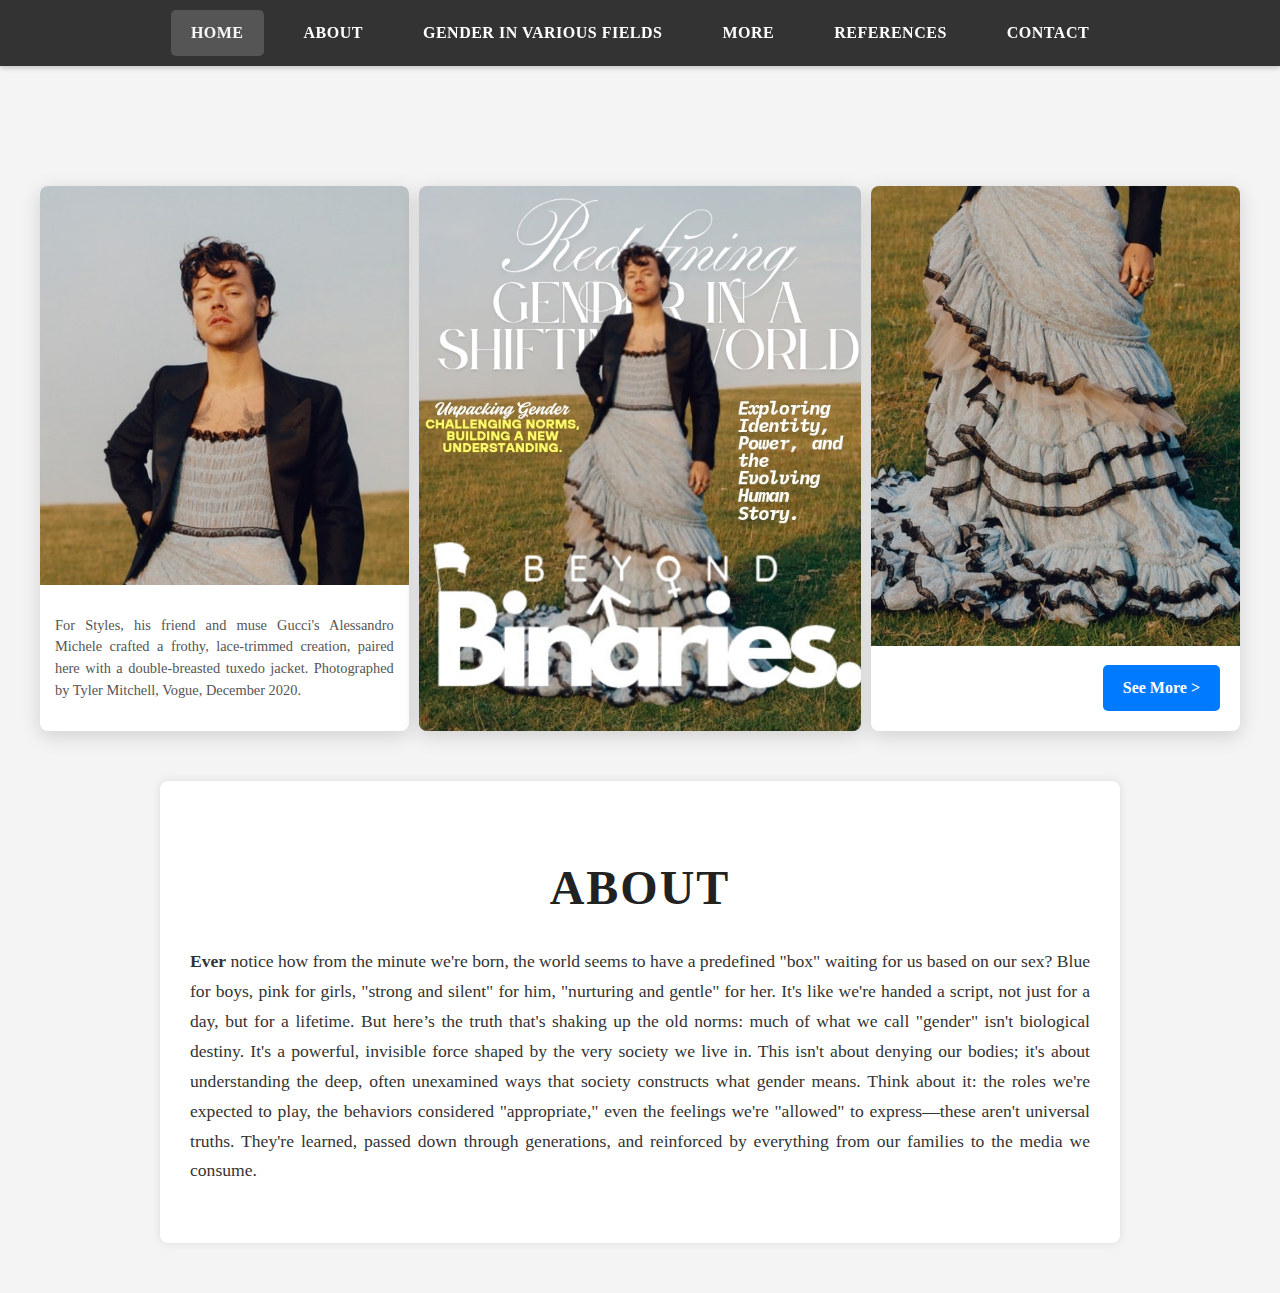
<file: gensoc_web/index.html>
<!DOCTYPE html>
<html lang="en">
<head>
    <meta charset="UTF-8">
    <meta name="viewport" content="width=device-width, initial-scale=1.0">
    <title>BEYOND Binaries.</title>
    <link rel="stylesheet" href="styles.css">
</head>
<body class="cover-page">
    <nav>
        <a href="index.html" class="active">Home</a>
        <a href="navbar/about.html">About</a>
        <a href="navbar/gender-in-various-fields.html">Gender in Various Fields</a>
        <a href="navbar/more.html">More</a>
        <a href="navbar/references.html">References</a>
        <a href="navbar/contact.html">Contact</a>
    </nav>

    <header class="magazine-cover-header">
        <div class="magazine-title-container">
            
        </div>
        <div class="magazine-cover-content">
            <div class="cover-image-left">
                <img src="images/harry_styles.jpg" alt="Harry Styles in a dress and tuxedo jacket.">
                <p>For Styles, his friend and muse Gucci&#39;s Alessandro Michele crafted a frothy, lace-trimmed creation, paired here with a double-breasted tuxedo jacket. Photographed by Tyler Mitchell, Vogue, December 2020.</p>
            </div>
            <div class="cover-article-preview">
                <img src="images/redefining_gender_preview.jpg" alt="Magazine preview image with 'Redefining Gender in a Shifting World' text">
                <div class="cover-text-overlay">
                   
                </div>
            </div>
            <div class="cover-image-right">
                <img src="images/ruffle_dress_detail.jpg" alt="Detail of a ruffled dress.">
                <a href="contents/content1.html" class="see-more-btn">See More ></a>
            </div>
        </div>
    </header>

    <main class="cover-intro-section">
        <h2 class="section-title">ABOUT</h2>
        <p><strong>Ever</strong> notice how from the minute we're born, the world seems to have a predefined "box" waiting for us based on our sex? Blue for boys, pink for girls, "strong and silent" for him, "nurturing and gentle" for her. It's like we're handed a script, not just for a day, but for a lifetime. But here’s the truth that's shaking up the old norms: much of what we call "gender" isn't biological destiny. It's a powerful, invisible force shaped by the very society we live in. This isn't about denying our bodies; it's about understanding the deep, often unexamined ways that society constructs what gender means. Think about it: the roles we're expected to play, the behaviors considered "appropriate," even the feelings we're "allowed" to express—these aren't universal truths. They're learned, passed down through generations, and reinforced by everything from our families to the media we consume. </p>
    </main>
</body>
</html>
</file>
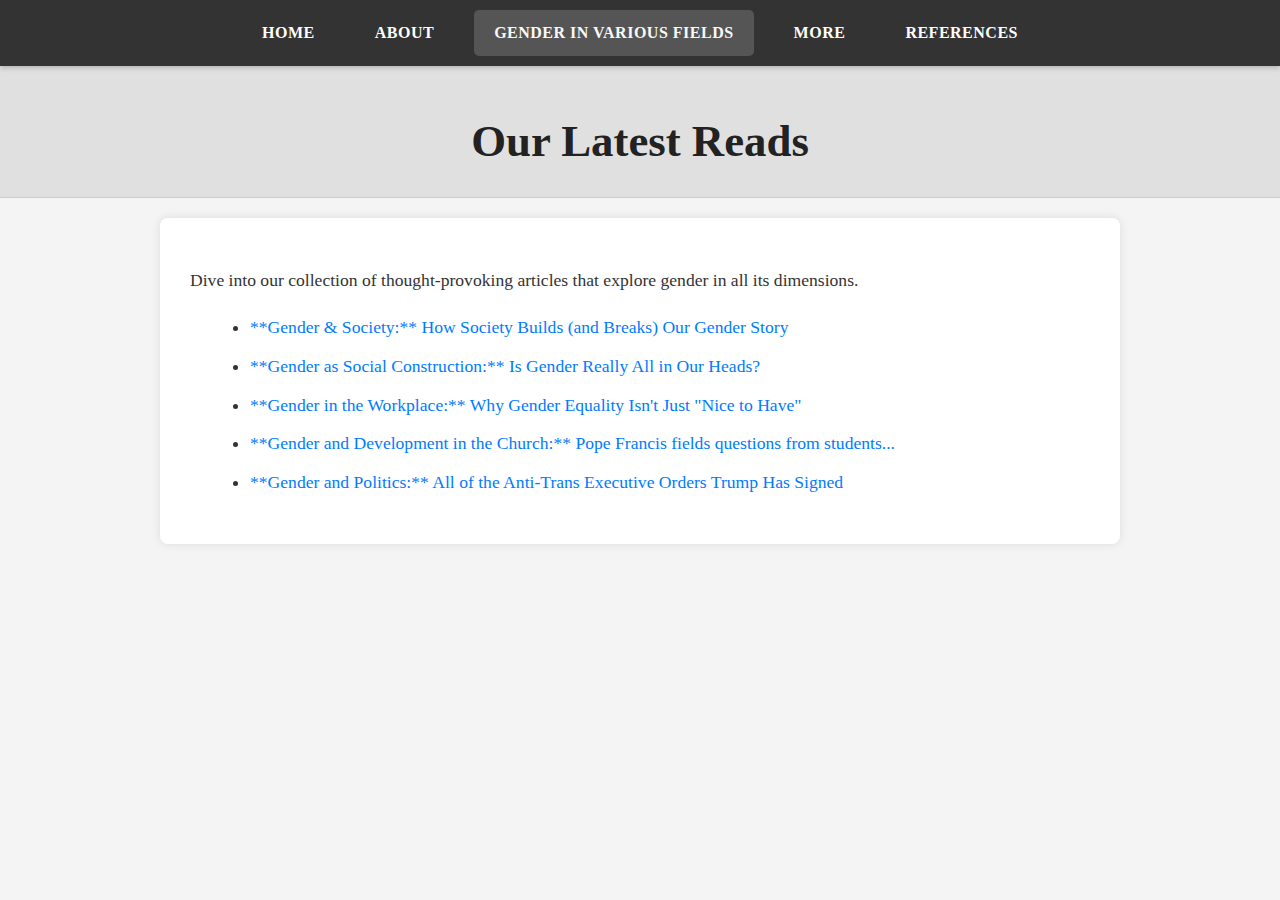
<file: gensoc_web/contents.html>
<!DOCTYPE html>
<html lang="en">
<head>
    <meta charset="UTF-8">
    <meta name="viewport" content="width=device-width, initial-scale=1.0">
    <title>Contents - BEYOND Binaries.</title>
    <link rel="stylesheet" href="styles.css">
</head>
<body>
    <nav>
        <a href="index.html">Home</a>
        <a href="navbar/about.html">About</a>
        <a href="navbar/gender-in-various-fields.html" class="active">Gender in Various Fields</a>
        <a href="navbar/more.html">More</a>
        <a href="navbar/references.html">References</a>
    </nav>
    <header class="page-header">
        <h1>Our Latest Reads</h1>
    </header>
    <main class="page-content">
        <p>Dive into our collection of thought-provoking articles that explore gender in all its dimensions.</p>
        <ul class="content-list">
            <li><a href="contents/content_1.html">**Gender & Society:** How Society Builds (and Breaks) Our Gender Story</a></li>
            <li><a href="contents/content_2.html">**Gender as Social Construction:** Is Gender Really All in Our Heads?</a></li>
            <li><a href="contents/content_3.html">**Gender in the Workplace:** Why Gender Equality Isn't Just "Nice to Have"</a></li>
            <li><a href="contents/content_4.html">**Gender and Development in the Church:** Pope Francis fields questions from students...</a></li>
            <li><a href="contents/content_5.html">**Gender and Politics:** All of the Anti-Trans Executive Orders Trump Has Signed</a></li>
        </ul>
    </main>
</body>
</html>
</file>
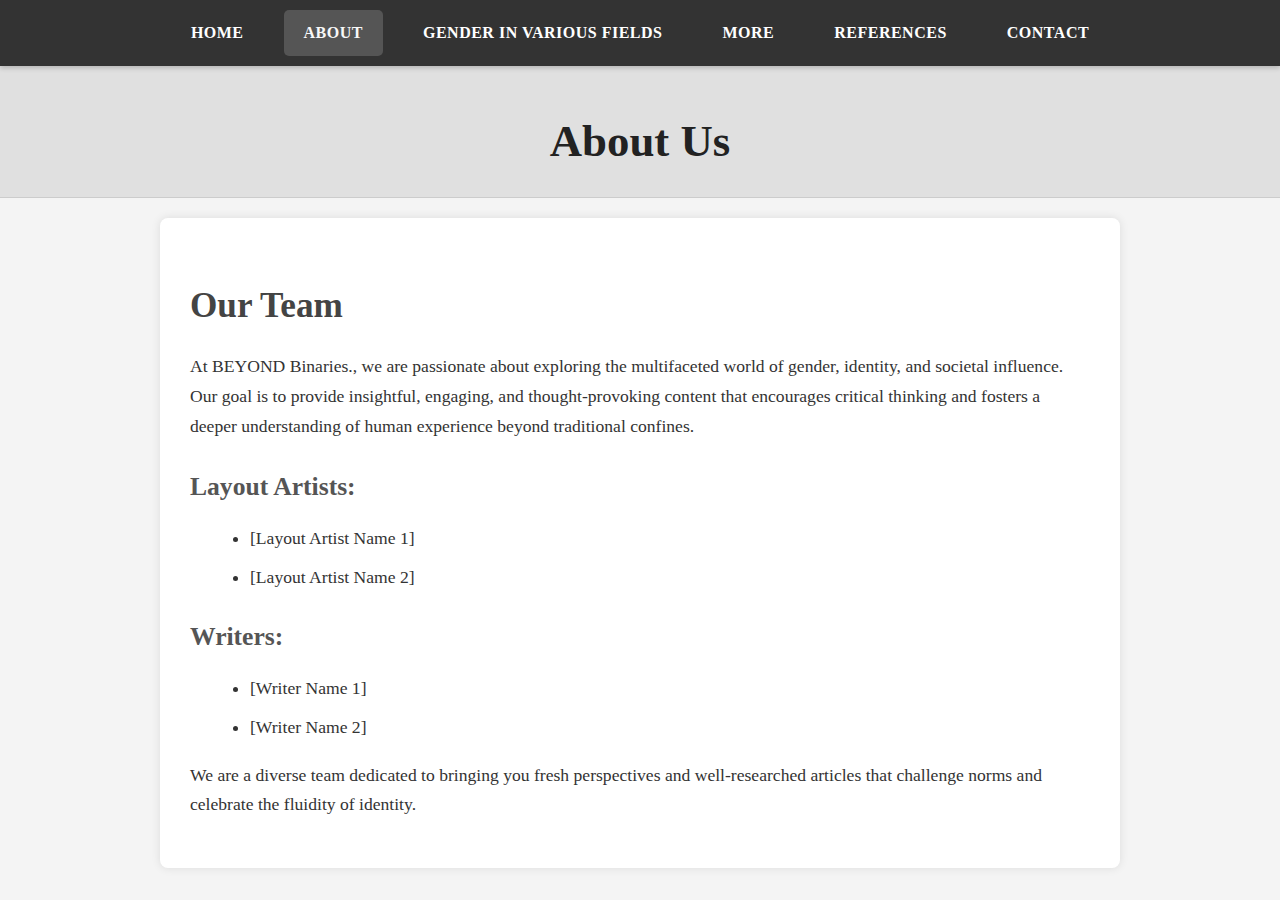
<file: gensoc_web/navbar/about.html>
<!DOCTYPE html>
<html lang="en">
<head>
    <meta charset="UTF-8">
    <meta name="viewport" content="width=device-width, initial-scale=1.0">
    <title>About Us - BEYOND Binaries.</title>
    <link rel="stylesheet" href="../styles.css">
</head>
<body>
    <nav>
        <a href="../index.html">Home</a>
        <a href="about.html" class="active">About</a>
        <a href="gender-in-various-fields.html">Gender in Various Fields</a>
        <a href="more.html">More</a>
        <a href="references.html">References</a>
        <a href="contact.html">Contact</a>
    </nav>
    <header class="page-header">
        <h1>About Us</h1>
    </header>
    <main class="page-content">
        <h2>Our Team</h2>
        <p>At BEYOND Binaries., we are passionate about exploring the multifaceted world of gender, identity, and societal influence. Our goal is to provide insightful, engaging, and thought-provoking content that encourages critical thinking and fosters a deeper understanding of human experience beyond traditional confines.</p>
        
        <h3>Layout Artists:</h3>
        <ul>
            <li>[Layout Artist Name 1]</li>
            <li>[Layout Artist Name 2]</li>
            </ul>
        
        <h3>Writers:</h3>
        <ul>
            <li>[Writer Name 1]</li>
            <li>[Writer Name 2]</li>
            </ul>
        <p>We are a diverse team dedicated to bringing you fresh perspectives and well-researched articles that challenge norms and celebrate the fluidity of identity.</p>
    </main>
</body>
</html>
</file>
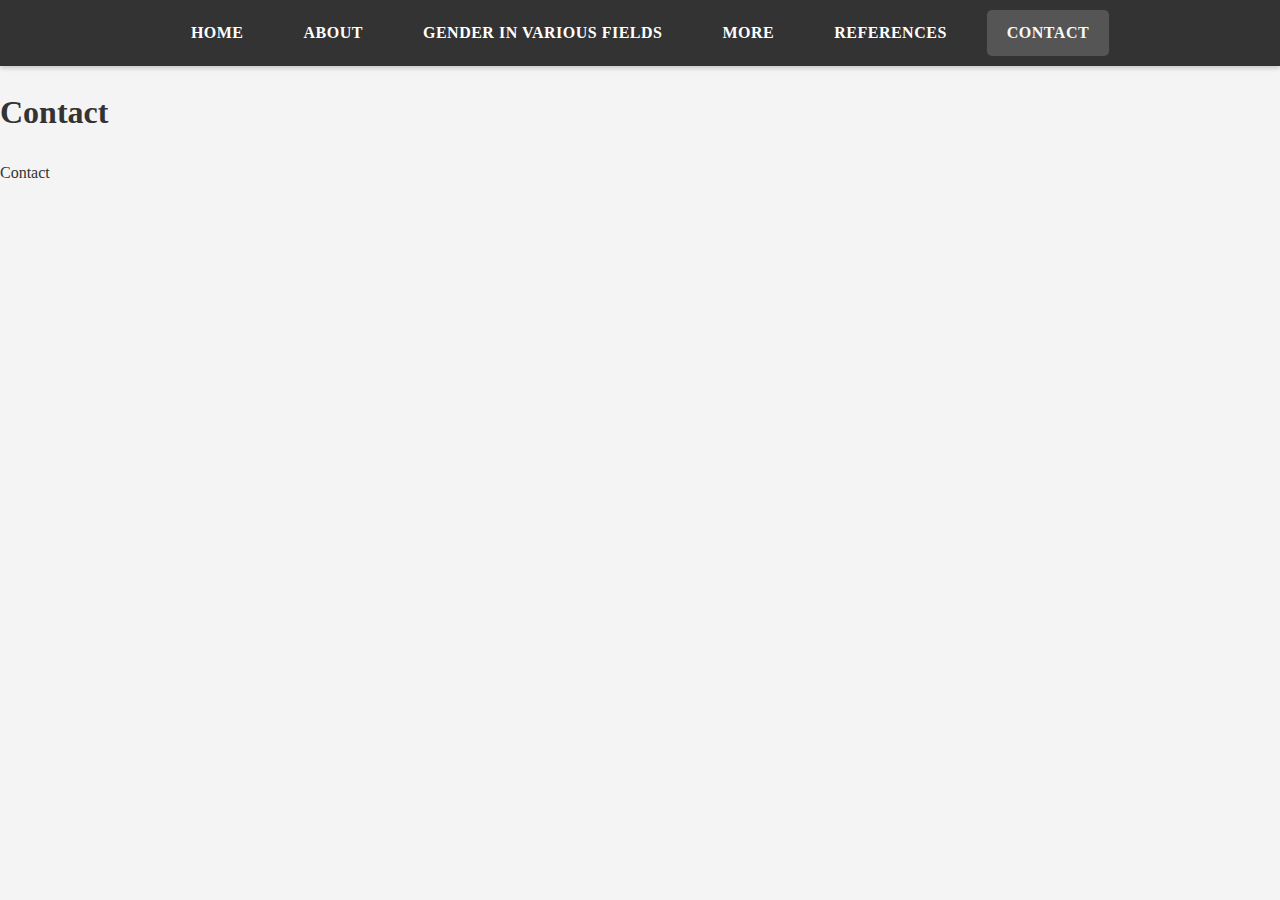
<file: gensoc_web/navbar/contact.html>
<!DOCTYPE html>
<html lang="en">
<head>
    <meta charset="UTF-8">
    <meta name="viewport" content="width=device-width, initial-scale=1.0">
    <title>Contact</title>
    <link rel="stylesheet" href="../styles.css">
</head>
<body>
    <nav>
        <a href="../index.html">Home</a>
        <a href="about.html">About</a>
        <a href="gender-in-various-fields.html">Gender in Various Fields</a>
        <a href="more.html">More</a>
        <a href="references.html">References</a>
        <a href="contact.html" class="active">Contact</a>
    </nav>
    <header>
        <h1>Contact</h1>
    </header>
    <main>
        <p>Contact</p>
    </main>
</body>
</html>
</file>
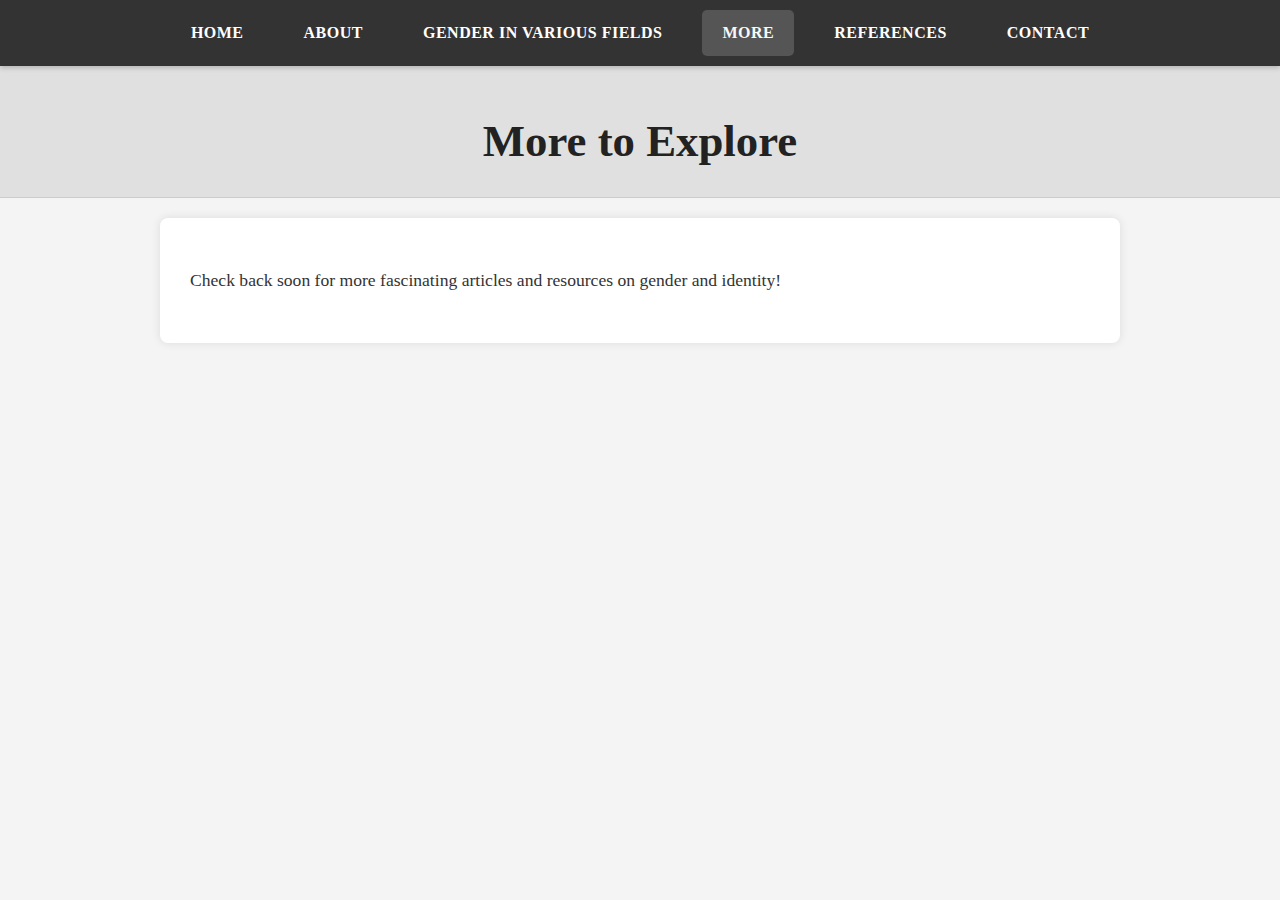
<file: gensoc_web/navbar/more.html>
<!DOCTYPE html>
<html lang="en">
<head>
    <meta charset="UTF-8">
    <meta name="viewport" content="width=device-width, initial-scale=1.0">
    <title>More - BEYOND Binaries.</title>
    <link rel="stylesheet" href="../styles.css">
</head>
<body>
    <nav>
        <a href="../index.html">Home</a>
        <a href="about.html">About</a>
        <a href="gender-in-various-fields.html">Gender in Various Fields</a>
        <a href="more.html" class="active">More</a>
        <a href="references.html">References</a>
        <a href="contact.html">Contact</a>
    </nav>
    <header class="page-header">
        <h1>More to Explore</h1>
    </header>
    <main class="page-content">
        <p>Check back soon for more fascinating articles and resources on gender and identity!</p>
        </main>
</body>
</html>
</file>
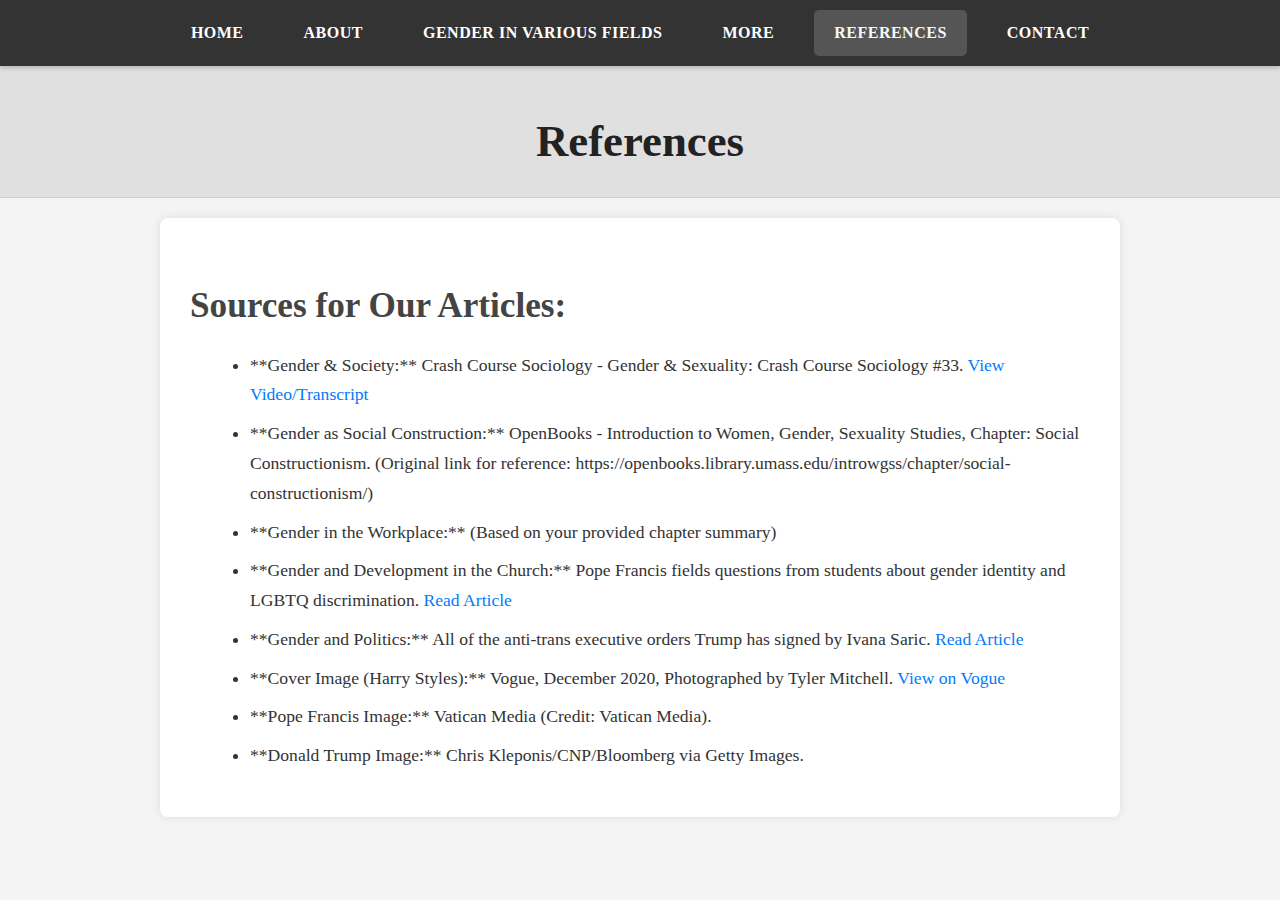
<file: gensoc_web/navbar/references.html>
<!DOCTYPE html>
<html lang="en">
<head>
    <meta charset="UTF-8">
    <meta name="viewport" content="width=device-width, initial-scale=1.0">
    <title>References - BEYOND Binaries.</title>
    <link rel="stylesheet" href="../styles.css">
</head>
<body>
    <nav>
        <a href="../index.html">Home</a>
        <a href="about.html">About</a>
        <a href="gender-in-various-fields.html">Gender in Various Fields</a>
        <a href="more.html">More</a>
        <a href="references.html" class="active">References</a>
        <a href="contact.html">Contact</a>
    </nav>
    <header class="page-header">
        <h1>References</h1>
    </header>
    <main class="page-content">
        <h2>Sources for Our Articles:</h2>
        <ul>
            <li>**Gender & Society:** Crash Course Sociology - Gender & Sexuality: Crash Course Sociology #33. <a href="https://www.youtube.com/watch?v=p5AEjP1hX_g" target="_blank">View Video/Transcript</a></li>
            <li>**Gender as Social Construction:** OpenBooks - Introduction to Women, Gender, Sexuality Studies, Chapter: Social Constructionism. (Original link for reference: https://openbooks.library.umass.edu/introwgss/chapter/social-constructionism/)</li>
            <li>**Gender in the Workplace:** (Based on your provided chapter summary)</li>
            <li>**Gender and Development in the Church:** Pope Francis fields questions from students about gender identity and LGBTQ discrimination. <a href="https://www.catholicnewsagency.com/news/258061/pope-francis-fields-questions-from-students-about-gender-identity-and-lgbtq-discrimination" target="_blank">Read Article</a></li>
            <li>**Gender and Politics:** All of the anti-trans executive orders Trump has signed by Ivana Saric. <a href="https://www.axios.com/2025/02/05/anti-trans-executive-orders-trump" target="_blank">Read Article</a></li>
            <li>**Cover Image (Harry Styles):** Vogue, December 2020, Photographed by Tyler Mitchell. <a href="https://www.vogue.com/article/harry-styles-cover-december-2020" target="_blank">View on Vogue</a></li>
            <li>**Pope Francis Image:** Vatican Media (Credit: Vatican Media).</li>
            <li>**Donald Trump Image:** Chris Kleponis/CNP/Bloomberg via Getty Images.</li>
        </ul>
    </main>
</body>
</html>
</file>
<file: gensoc_web/styles.css>
body {
    font-family: 'Times New Roman', Times, serif; /* Changed to a more classic magazine font */
    margin: 0;
    padding: 0;
    background-color: #f4f4f4;
    color: #333;
    line-height: 1.6;
}

/* --- Navigation Bar --- */
nav {
    display: flex;
    justify-content: center; /* Center the nav items */
    background-color: #333;
    padding: 10px 0;
    box-shadow: 0 2px 5px rgba(0,0,0,0.2);
    position: sticky; /* Makes nav bar stick to top */
    top: 0;
    z-index: 1000; /* Ensures it stays on top of other content */
}

nav a {
    color: white;
    text-decoration: none;
    padding: 10px 20px; /* More padding for bigger touch area */
    margin: 0 10px; /* Space between links */
    transition: background-color 0.3s ease, color 0.3s ease;
    font-weight: bold;
    text-transform: uppercase;
    letter-spacing: 0.5px;
}

nav a.active, nav a:hover {
    background-color: #555;
    border-radius: 5px; /* Slightly softer corners */
    color: #f8f8f8;
}

/* --- General Page Layout (for About, Contents, Articles) --- */
.page-header {
    text-align: center;
    padding: 40px 20px 20px;
    background-color: #e0e0e0;
    margin-bottom: 20px;
    border-bottom: 1px solid #ccc;
}

.page-header h1 {
    font-size: 2.8em;
    color: #222;
    margin: 0;
    font-family: 'Georgia', serif;
}

.page-content {
    max-width: 900px;
    margin: 20px auto;
    padding: 0 20px;
    background-color: #fff;
    box-shadow: 0 0 10px rgba(0,0,0,0.1);
    border-radius: 8px;
    padding: 30px;
}

.page-content h2 {
    font-size: 2.2em;
    color: #444;
    margin-top: 30px;
    margin-bottom: 15px;
    font-family: 'Georgia', serif;
}

.page-content h3 {
    font-size: 1.6em;
    color: #555;
    margin-top: 25px;
    margin-bottom: 10px;
    font-family: 'Georgia', serif;
}

.page-content p {
    margin-bottom: 1em;
    font-size: 1.1em;
    line-height: 1.7;
}

.page-content ul {
    list-style-type: disc;
    margin-left: 20px;
    margin-bottom: 1em;
}

.page-content ul li {
    margin-bottom: 0.5em;
    font-size: 1.1em;
    line-height: 1.7;
}

.page-content a {
    color: #007BFF;
    text-decoration: none;
}

.page-content a:hover {
    text-decoration: underline;
}

/* --- Article Specific Styling --- */
.article-content {
    max-width: 800px; /* Slightly narrower for readability */
    margin: 30px auto;
    padding: 40px;
    background-color: #ffffff;
    box-shadow: 0 2px 15px rgba(0,0,0,0.08);
    border-radius: 10px;
}

.article-content h1 {
    font-size: 3em;
    color: #1a1a1a;
    text-align: center;
    margin-bottom: 30px;
    font-family: 'Playfair Display', serif; /* A more "magazine" headline font */
}

.article-content h2 {
    font-size: 2.2em;
    color: #2a2a2a;
    margin-top: 40px;
    margin-bottom: 20px;
    border-bottom: 1px solid #eee;
    padding-bottom: 10px;
    font-family: 'Playfair Display', serif;
}

.article-content h3 {
    font-size: 1.8em;
    color: #3a3a3a;
    margin-top: 30px;
    margin-bottom: 15px;
    font-family: 'Playfair Display', serif;
}

.article-content p {
    font-size: 1.15em;
    line-height: 1.8;
    margin-bottom: 1.2em;
    text-align: justify; /* Justify text for a magazine look */
}

.article-content ul {
    list-style-type: disc;
    margin-left: 30px;
    margin-bottom: 1.5em;
}

.article-content ul li {
    margin-bottom: 0.8em;
    font-size: 1.1em;
    line-height: 1.7;
}

.article-quote {
    background-color: #f9f9f9;
    border-left: 5px solid #007BFF;
    margin: 2em 0;
    padding: 1.5em 2em;
    font-style: italic;
    color: #555;
    font-size: 1.1em;
    line-height: 1.6;
    quotes: "“" "”" "‘" "’";
}

.article-quote::before {
    color: #007BFF;
    content: open-quote;
    font-size: 3em;
    line-height: 0.1em;
    margin-right: 0.25em;
    vertical-align: -0.4em;
}

/* Image styling within articles */
.article-image-float-right {
    float: right;
    margin: 10px 0 20px 30px;
    max-width: 40%; /* Adjust as needed */
    box-shadow: 0 4px 8px rgba(0,0,0,0.1);
    border-radius: 5px;
    overflow: hidden; /* Contains caption */
}

.article-image-float-right img {
    width: 100%;
    height: auto;
    display: block;
}

.article-image-float-right figcaption {
    font-size: 0.85em;
    color: #666;
    padding: 10px;
    background-color: #f0f0f0;
    text-align: center;
}

.article-image-full-width {
    margin: 30px 0;
    width: 100%;
    max-width: 100%;
    box-shadow: 0 4px 8px rgba(0,0,0,0.1);
    border-radius: 5px;
    overflow: hidden;
    text-align: center; /* Center image if smaller than 100% */
}

.article-image-full-width img {
    width: 100%;
    height: auto;
    display: block;
}

.article-image-full-width figcaption {
    font-size: 0.85em;
    color: #666;
    padding: 10px;
    background-color: #f0f0f0;
    text-align: center;
}

/* Clearfix for floating images */
.article-content::after {
    content: "";
    display: table;
    clear: both;
}

/* --- Cover Page Specific Styling (mimicking web.JPG) --- */
.cover-page body {
    background-color: #f4f4f4; /* Match background outside cover box */
    display: flex;
    flex-direction: column;
    min-height: 100vh;
}

.magazine-cover-header {
    display: flex;
    justify-content: center; /* Center the main cover content */
    align-items: flex-start;
    padding-top: 20px;
    flex-grow: 1; /* Allows header to take available space */
    position: relative; /* For absolute positioning of elements */
}

.magazine-title-container {
    position: absolute;
    top: 60px; /* Adjust based on nav height and desired position */
    left: 50%;
    transform: translateX(-50%);
    z-index: 500; /* Above images but below nav */
    color: #fff; /* Title on top of images should be white */
    font-family: 'Georgia', serif; /* Distinct font for magazine title */
    font-size: 2.5em; /* Adjust size as needed */
    text-align: center;
    line-height: 0.9;
    letter-spacing: 2px;
    font-weight: bold;
    text-shadow: 2px 2px 5px rgba(0,0,0,0.5);
}

.magazine-title-container h1 {
    margin: 0;
    text-transform: uppercase;
}

.magazine-title-overlay { /* Specific for the title shown *on* the center image */
    position: absolute;
    top: 45%; /* Adjust to vertically center on the image */
    left: 50%; /* Adjust to horizontally center on the image */
    transform: translate(-50%, -50%);
    z-index: 501; /* Slightly higher than other cover elements */
    color: #fff;
    font-family: 'Georgia', serif;
    font-size: 3.5em; /* Larger for the main cover title */
    text-align: center;
    line-height: 0.8;
    font-weight: bold;
    text-shadow: 2px 2px 5px rgba(0,0,0,0.7);
    text-transform: uppercase;
    letter-spacing: 3px;
}
.magazine-title-overlay h1 {
    margin: 0;
}


.magazine-cover-content {
    display: flex;
    gap: 10px; /* Space between the three main columns */
    max-width: 1200px; /* Control overall width of the cover display */
    width: 100%;
    align-items: stretch; /* Make columns stretch to same height */
    position: relative;
    top: 100px; /* Adjust to move content down from the top */
}

.cover-image-left,
.cover-article-preview,
.cover-image-right {
    flex: 1; /* Distribute space evenly */
    background-color: #fff;
    box-shadow: 0 5px 20px rgba(0,0,0,0.15);
    border-radius: 8px;
    overflow: hidden;
    position: relative; /* For absolute positioning of text/buttons */
    display: flex;
    flex-direction: column; /* Allows content within to stack */
}

.cover-image-left img,
.cover-image-right img {
    width: 100%;
    height: auto;
    display: block;
    object-fit: cover; /* Ensures image covers area */
    min-height: 250px; /* Ensure images have some height */
}

.cover-image-left p {
    padding: 15px;
    font-size: 0.9em;
    line-height: 1.5;
    color: #555;
    text-align: justify;
}

.cover-article-preview {
    flex: 1.2; /* Make center column slightly wider */
    align-items: center;
    justify-content: center;
    text-align: center;
    background-color: #f0f0f0; /* Default background if image doesn't fill */
}

.cover-article-preview img {
    width: 100%;
    height: 100%; /* Make image fill the div */
    object-fit: cover;
    position: absolute; /* Image acts as background */
    top: 0;
    left: 0;
    z-index: 1;
}

.cover-text-overlay {
    position: relative; /* Keep text above the image */
    z-index: 2;
    color: white; /* Text color for overlay */
    text-shadow: 1px 1px 3px rgba(0,0,0,0.7);
    padding: 20px;
}

.cover-text-overlay h2 {
    font-family: 'Playfair Display', serif;
    font-size: 2.5em;
    line-height: 1;
    margin-bottom: 10px;
    text-transform: uppercase;
    letter-spacing: 1px;
}

.cover-text-overlay p {
    font-size: 1.1em;
    margin-bottom: 5px;
}

.see-more-btn {
    position: absolute;
    bottom: 20px;
    right: 20px;
    background-color: #007BFF;
    color: white;
    padding: 10px 20px;
    text-decoration: none;
    border-radius: 5px;
    font-weight: bold;
    transition: background-color 0.3s ease;
    z-index: 2; /* Ensure button is above images */
}

.see-more-btn:hover {
    background-color: #0056b3;
}

.cover-intro-section {
    max-width: 900px;
    margin: 150px auto 50px auto; /* Push down from the cover content */
    padding: 30px;
    background-color: #fff;
    box-shadow: 0 0 10px rgba(0,0,0,0.1);
    border-radius: 8px;
    text-align: center;
}

.cover-intro-section .section-title {
    font-size: 3em;
    color: #222;
    margin-bottom: 20px;
    font-family: 'Playfair Display', serif;
    text-transform: uppercase;
    letter-spacing: 2px;
}

.cover-intro-section p {
    font-size: 1.1em;
    line-height: 1.7;
    margin-bottom: 1.5em;
    text-align: justify;
}


/* --- Responsive Adjustments (Basic) --- */
@media (max-width: 768px) {
    nav {
        flex-wrap: wrap;
        justify-content: space-around;
    }

    nav a {
        margin: 5px;
        padding: 8px 15px;
    }

    .magazine-cover-content {
        flex-direction: column;
        align-items: center;
        top: 50px; /* Adjust for smaller screens */
    }

    .cover-image-left,
    .cover-article-preview,
    .cover-image-right {
        width: 90%;
        max-width: 500px; /* Limit width on smaller screens */
        margin-bottom: 20px;
    }

    .magazine-title-container,
    .magazine-title-overlay {
        font-size: 2em; /* Smaller title on small screens */
    }

    .cover-text-overlay h2 {
        font-size: 1.8em;
    }

    .see-more-btn {
        position: static; /* Stack button on small screens */
        margin-top: 15px;
        align-self: center;
    }

    .cover-intro-section {
        margin-top: 50px;
        padding: 20px;
    }

    .page-header h1,
    .article-content h1 {
        font-size: 2em;
    }

    .page-content,
    .article-content {
        padding: 20px;
        margin: 20px auto;
    }

    .article-content p,
    .page-content p {
        font-size: 1em;
    }

    .article-image-float-right {
        float: none;
        margin: 20px auto;
        max-width: 80%;
    }
}
</file>
